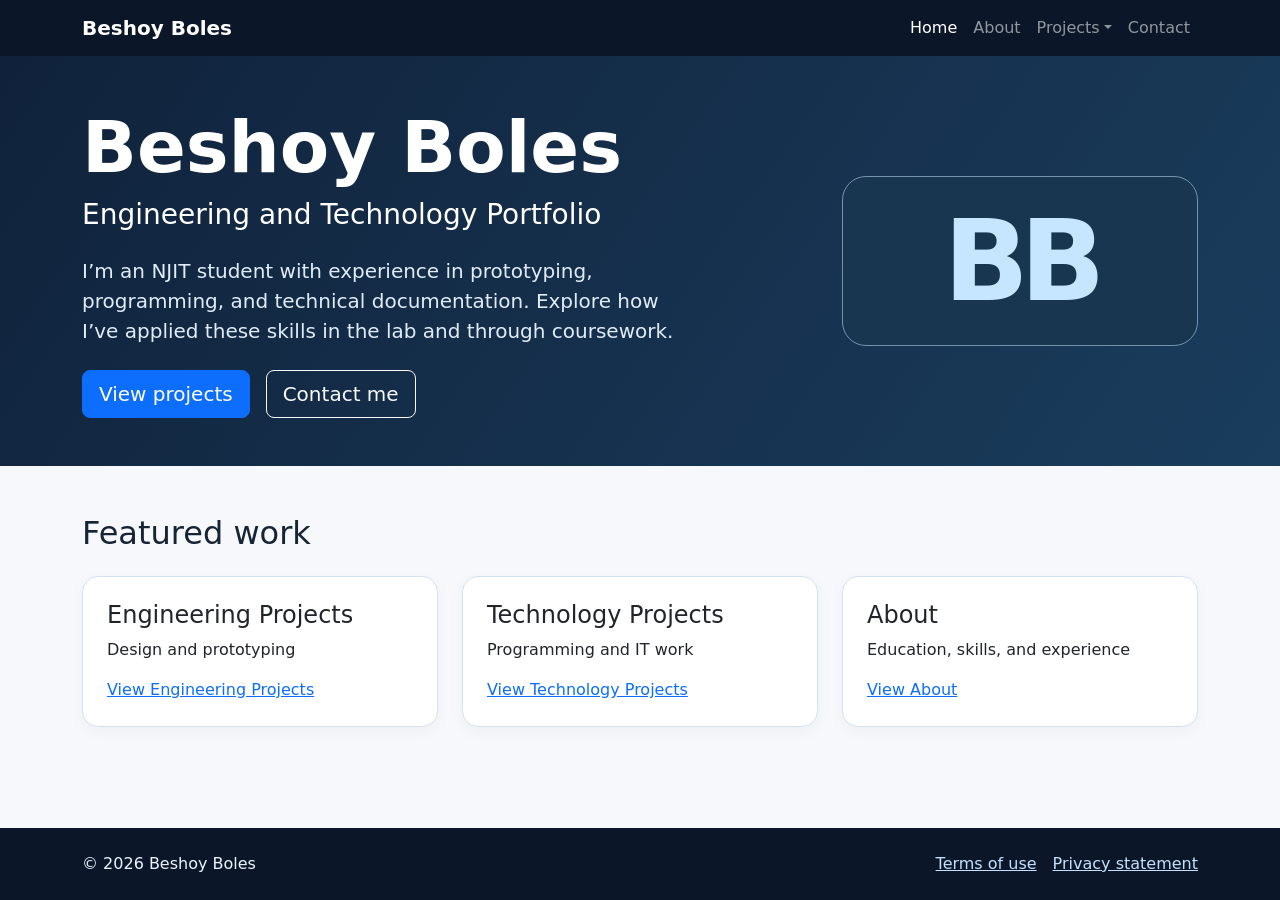
<file: index.html>
<!doctype html>
<!-- DEVELOPER: Beshoy Boles, IS117-001, Fall 2026 -->
<html lang="en">
<head>
  <meta charset="utf-8">
  <meta name="viewport" content="width=device-width, initial-scale=1">
  <title>Home | Beshoy Boles</title>
  <link rel="stylesheet" href="https://cdn.jsdelivr.net/npm/bootstrap@5.3.3/dist/css/bootstrap.min.css">
  <link rel="stylesheet" href="styles/site.css">
</head>
<body class="d-flex flex-column min-vh-100">
  <a class="visually-hidden-focusable px-3 py-2" href="#main">Skip to main content</a>
  <header><nav class="navbar navbar-expand-md navbar-dark"><div class="container"><a class="navbar-brand fw-bold" href="index.html">Beshoy Boles</a><button class="navbar-toggler" type="button" data-bs-toggle="collapse" data-bs-target="#site-nav" aria-controls="site-nav" aria-expanded="false" aria-label="Toggle navigation"><span class="navbar-toggler-icon"></span></button><div class="collapse navbar-collapse" id="site-nav"><ul class="navbar-nav ms-auto"><li class="nav-item"><a class="nav-link active" href="index.html" aria-current="page">Home</a></li><li class="nav-item"><a class="nav-link" href="about.html">About</a></li><li class="nav-item dropdown"><button class="nav-link dropdown-toggle" type="button" data-bs-toggle="dropdown" aria-expanded="false">Projects</button><ul class="dropdown-menu"><li><a class="dropdown-item" href="projects.html">Projects overview</a></li><li><a class="dropdown-item" href="engineering.html">Engineering Projects</a></li><li><a class="dropdown-item" href="technology.html">Technology Projects</a></li></ul></li><li class="nav-item"><a class="nav-link" href="contact.html">Contact</a></li></ul></div></div></nav></header>
  <main id="main" class="flex-grow-1"><section class="hero"><div class="container py-5"><div class="row align-items-center g-4"><div class="col-lg-8"><h1 class="display-2 fw-bold">Beshoy Boles</h1><p class="h3 fw-normal">Engineering and Technology Portfolio</p><p class="lead mt-4">I’m an NJIT student with experience in prototyping, programming, and technical documentation. Explore how I’ve applied these skills in the lab and through coursework.</p><div class="d-flex flex-wrap gap-3 mt-4"><a class="btn btn-primary btn-lg" href="projects.html">View projects</a><a class="btn btn-outline-light btn-lg" href="contact.html">Contact me</a></div></div><div class="col-lg-4"><div class="monogram" aria-hidden="true">BB</div></div></div></div></section><section class="container py-5"><h2 class="mb-4">Featured work</h2><div class="row row-cols-1 row-cols-md-3 g-4"><div class="col"><article class="card h-100"><div class="card-body p-4"><h3 class="h4">Engineering Projects</h3><p>Design and prototyping</p><a href="engineering.html">View Engineering Projects</a></div></article></div><div class="col"><article class="card h-100"><div class="card-body p-4"><h3 class="h4">Technology Projects</h3><p>Programming and IT work</p><a href="technology.html">View Technology Projects</a></div></article></div><div class="col"><article class="card h-100"><div class="card-body p-4"><h3 class="h4">About</h3><p>Education, skills, and experience</p><a href="about.html">View About</a></div></article></div></div></section></main>
  <footer class="mt-auto"><div class="container py-4 d-flex flex-wrap gap-3 justify-content-between"><span>© 2026 Beshoy Boles</span><div class="d-flex flex-wrap gap-3"><a href="about.html#terms">Terms of use</a><a href="about.html#privacy">Privacy statement</a></div></div></footer>
  <script src="https://cdn.jsdelivr.net/npm/bootstrap@5.3.3/dist/js/bootstrap.bundle.min.js"></script>
</body>
</html>
</file>
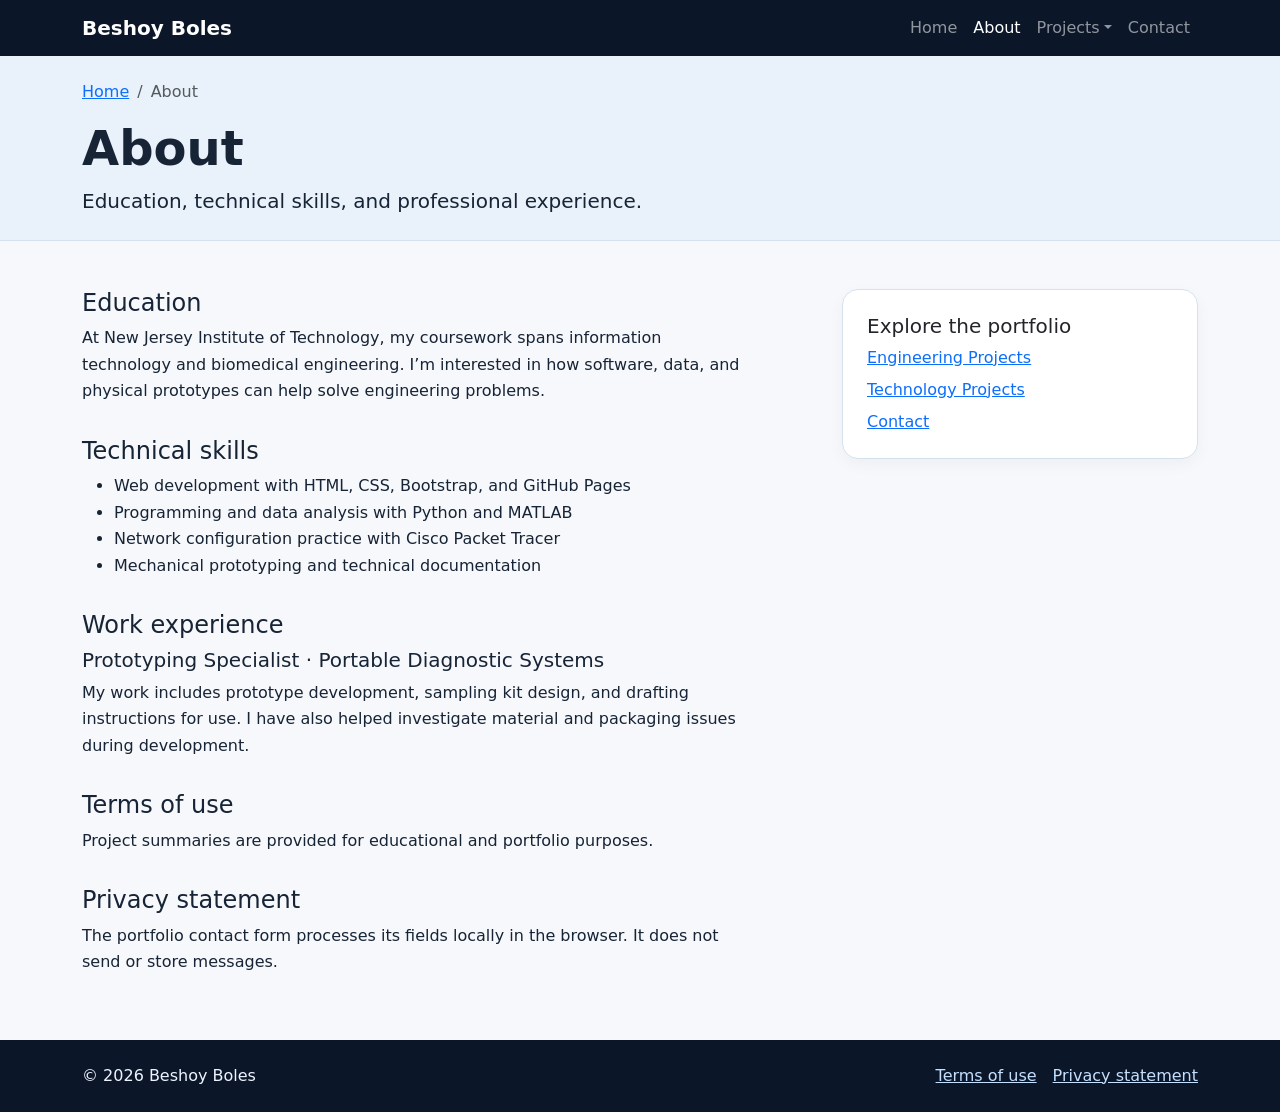
<file: about.html>
<!doctype html>
<!-- DEVELOPER: Beshoy Boles, IS117-001, Fall 2026 -->
<html lang="en">
<head>
  <meta charset="utf-8">
  <meta name="viewport" content="width=device-width, initial-scale=1">
  <title>About | Beshoy Boles</title>
  <link rel="stylesheet" href="https://cdn.jsdelivr.net/npm/bootstrap@5.3.3/dist/css/bootstrap.min.css">
  <link rel="stylesheet" href="styles/site.css">
</head>
<body class="d-flex flex-column min-vh-100">
  <a class="visually-hidden-focusable px-3 py-2" href="#main">Skip to main content</a>
  <header><nav class="navbar navbar-expand-md navbar-dark"><div class="container"><a class="navbar-brand fw-bold" href="index.html">Beshoy Boles</a><button class="navbar-toggler" type="button" data-bs-toggle="collapse" data-bs-target="#site-nav" aria-controls="site-nav" aria-expanded="false" aria-label="Toggle navigation"><span class="navbar-toggler-icon"></span></button><div class="collapse navbar-collapse" id="site-nav"><ul class="navbar-nav ms-auto"><li class="nav-item"><a class="nav-link" href="index.html">Home</a></li><li class="nav-item"><a class="nav-link active" href="about.html" aria-current="page">About</a></li><li class="nav-item dropdown"><button class="nav-link dropdown-toggle" type="button" data-bs-toggle="dropdown" aria-expanded="false">Projects</button><ul class="dropdown-menu"><li><a class="dropdown-item" href="projects.html">Projects overview</a></li><li><a class="dropdown-item" href="engineering.html">Engineering Projects</a></li><li><a class="dropdown-item" href="technology.html">Technology Projects</a></li></ul></li><li class="nav-item"><a class="nav-link" href="contact.html">Contact</a></li></ul></div></div></nav></header>
  <main id="main" class="flex-grow-1"><div class="interior-header"><div class="container py-4"><nav aria-label="Breadcrumb"><ol class="breadcrumb mb-3"><li class="breadcrumb-item"><a href="index.html">Home</a></li><li class="breadcrumb-item active" aria-current="page">About</li></ol></nav><h1 class="display-5 fw-bold">About</h1><p class="lead mb-0">Education, technical skills, and professional experience.</p></div></div><div class="container py-5"><div class="row g-4"><section class="col-lg-8 page-content"><h2>Education</h2><p>At New Jersey Institute of Technology, my coursework spans information technology and biomedical engineering. I’m interested in how software, data, and physical prototypes can help solve engineering problems.</p><h2>Technical skills</h2><ul><li>Web development with HTML, CSS, Bootstrap, and GitHub Pages</li><li>Programming and data analysis with Python and MATLAB</li><li>Network configuration practice with Cisco Packet Tracer</li><li>Mechanical prototyping and technical documentation</li></ul><h2>Work experience</h2><h3 class="h5">Prototyping Specialist · Portable Diagnostic Systems</h3><p>My work includes prototype development, sampling kit design, and drafting instructions for use. I have also helped investigate material and packaging issues during development.</p><h2 id="terms">Terms of use</h2><p>Project summaries are provided for educational and portfolio purposes.</p><h2 id="privacy">Privacy statement</h2><p>The portfolio contact form processes its fields locally in the browser. It does not send or store messages.</p></section><aside class="col-lg-4"><div class="card"><div class="card-body p-4"><h2 class="h5">Explore the portfolio</h2><ul class="list-unstyled mb-0"><li class="mt-2"><a href="engineering.html">Engineering Projects</a></li><li class="mt-2"><a href="technology.html">Technology Projects</a></li><li class="mt-2"><a href="contact.html">Contact</a></li></ul></div></div></aside></div></div></main>
  <footer class="mt-auto"><div class="container py-4 d-flex flex-wrap gap-3 justify-content-between"><span>© 2026 Beshoy Boles</span><div class="d-flex flex-wrap gap-3"><a href="about.html#terms">Terms of use</a><a href="about.html#privacy">Privacy statement</a></div></div></footer>
  <script src="https://cdn.jsdelivr.net/npm/bootstrap@5.3.3/dist/js/bootstrap.bundle.min.js"></script>
</body>
</html>
</file>
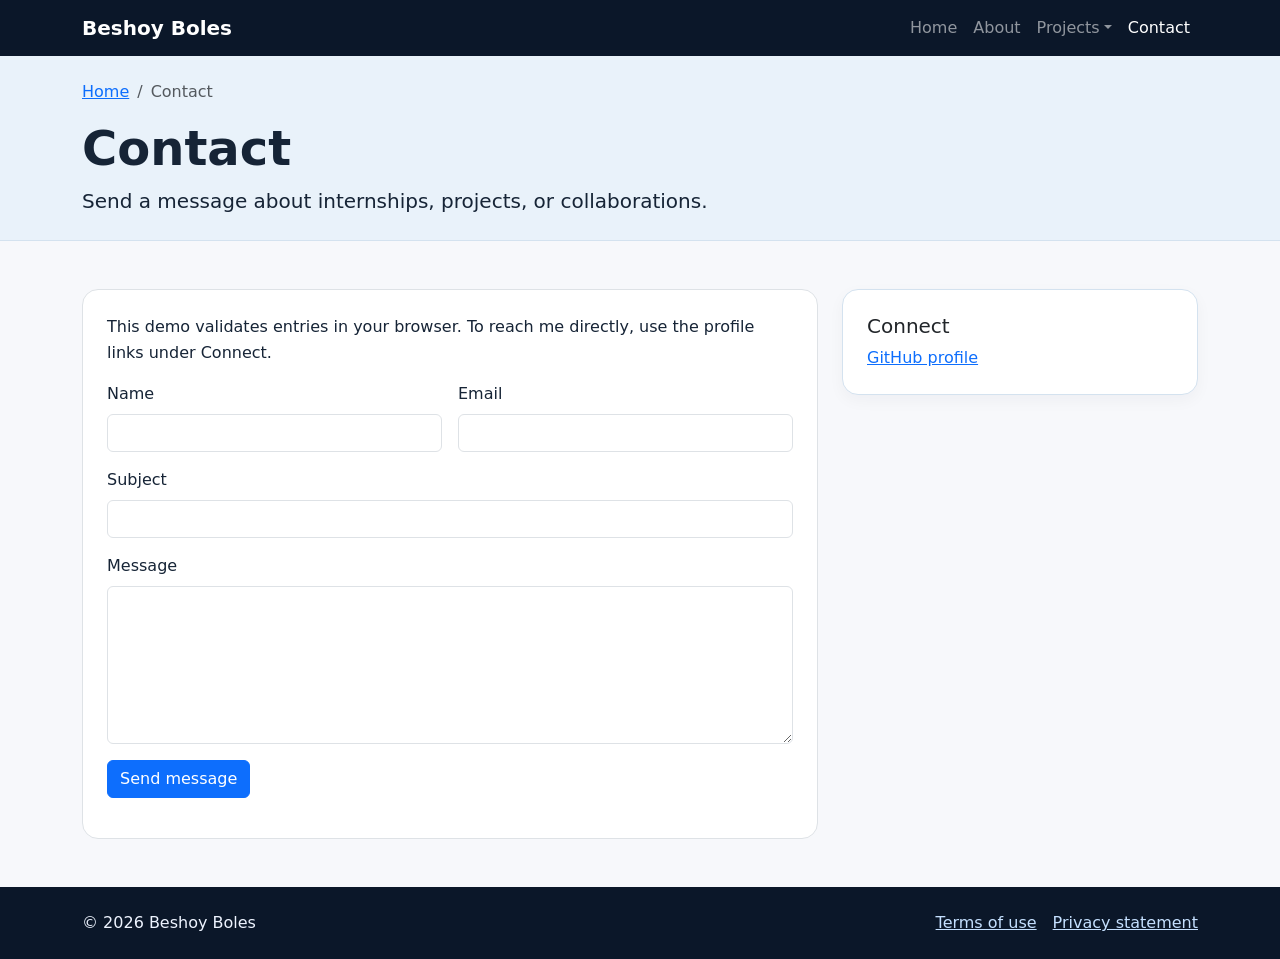
<file: contact.html>
<!doctype html>
<!-- DEVELOPER: Beshoy Boles, IS117-001, Fall 2026 -->
<html lang="en">
<head>
  <meta charset="utf-8">
  <meta name="viewport" content="width=device-width, initial-scale=1">
  <title>Contact | Beshoy Boles</title>
  <link rel="stylesheet" href="https://cdn.jsdelivr.net/npm/bootstrap@5.3.3/dist/css/bootstrap.min.css">
  <link rel="stylesheet" href="styles/site.css">
</head>
<body class="d-flex flex-column min-vh-100">
  <a class="visually-hidden-focusable px-3 py-2" href="#main">Skip to main content</a>
  <header><nav class="navbar navbar-expand-md navbar-dark"><div class="container"><a class="navbar-brand fw-bold" href="index.html">Beshoy Boles</a><button class="navbar-toggler" type="button" data-bs-toggle="collapse" data-bs-target="#site-nav" aria-controls="site-nav" aria-expanded="false" aria-label="Toggle navigation"><span class="navbar-toggler-icon"></span></button><div class="collapse navbar-collapse" id="site-nav"><ul class="navbar-nav ms-auto"><li class="nav-item"><a class="nav-link" href="index.html">Home</a></li><li class="nav-item"><a class="nav-link" href="about.html">About</a></li><li class="nav-item dropdown"><button class="nav-link dropdown-toggle" type="button" data-bs-toggle="dropdown" aria-expanded="false">Projects</button><ul class="dropdown-menu"><li><a class="dropdown-item" href="projects.html">Projects overview</a></li><li><a class="dropdown-item" href="engineering.html">Engineering Projects</a></li><li><a class="dropdown-item" href="technology.html">Technology Projects</a></li></ul></li><li class="nav-item"><a class="nav-link active" href="contact.html" aria-current="page">Contact</a></li></ul></div></div></nav></header>
  <main id="main" class="flex-grow-1"><div class="interior-header"><div class="container py-4"><nav aria-label="Breadcrumb"><ol class="breadcrumb mb-3"><li class="breadcrumb-item"><a href="index.html">Home</a></li><li class="breadcrumb-item active" aria-current="page">Contact</li></ol></nav><h1 class="display-5 fw-bold">Contact</h1><p class="lead mb-0">Send a message about internships, projects, or collaborations.</p></div></div><div class="container py-5"><div class="row g-4"><section class="col-lg-8 page-content"><form id="contact-form" class="p-4 bg-white border rounded-4" aria-describedby="form-note"><p id="form-note">This demo validates entries in your browser. To reach me directly, use the profile links under Connect.</p><div class="row g-3"><div class="col-sm-6"><label class="form-label" for="name">Name</label><input class="form-control" id="name" autocomplete="name" required></div><div class="col-sm-6"><label class="form-label" for="email">Email</label><input class="form-control" type="email" id="email" autocomplete="email" required></div><div class="col-12"><label class="form-label" for="subject">Subject</label><input class="form-control" id="subject" required></div><div class="col-12"><label class="form-label" for="message">Message</label><textarea class="form-control" id="message" rows="6" required></textarea></div><div class="col-12"><button class="btn btn-primary" type="submit">Send message</button></div></div><p id="form-status" role="status" class="mb-0 mt-3"></p></form><script>
  document.querySelector('#contact-form').addEventListener('submit', (event) => {
    event.preventDefault();
    document.querySelector('#form-status').textContent = 'Your entries passed validation. This demo did not send a message.';
  });
</script></section><aside class="col-lg-4"><div class="card"><div class="card-body p-4"><h2 class="h5">Connect</h2><ul class="list-unstyled mb-0"><li class="mt-2"><a href="https://github.com/bboles534">GitHub profile</a></li></ul></div></div></aside></div></div></main>
  <footer class="mt-auto"><div class="container py-4 d-flex flex-wrap gap-3 justify-content-between"><span>© 2026 Beshoy Boles</span><div class="d-flex flex-wrap gap-3"><a href="about.html#terms">Terms of use</a><a href="about.html#privacy">Privacy statement</a></div></div></footer>
  <script src="https://cdn.jsdelivr.net/npm/bootstrap@5.3.3/dist/js/bootstrap.bundle.min.js"></script>
</body>
</html>
</file>
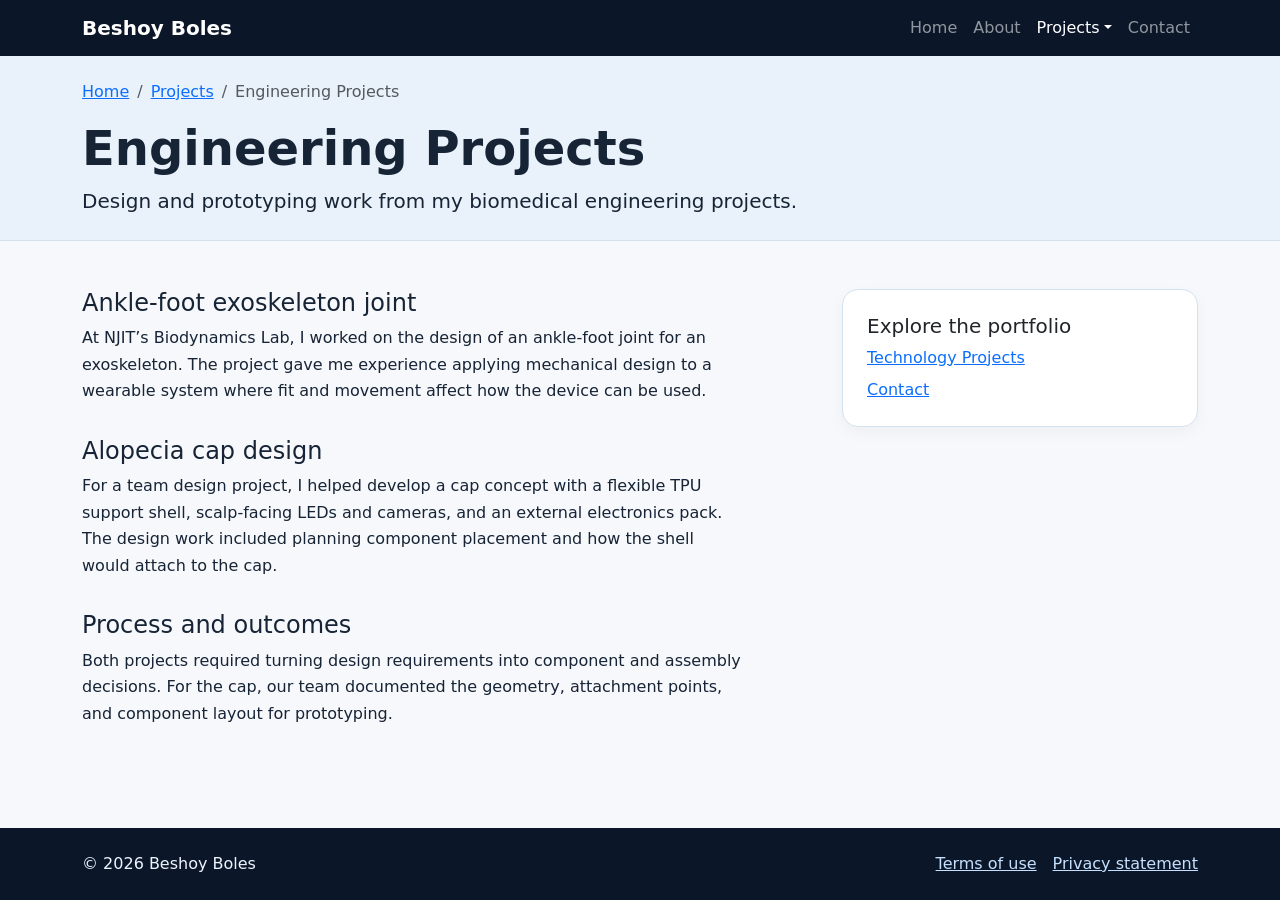
<file: engineering.html>
<!doctype html>
<!-- DEVELOPER: Beshoy Boles, IS117-001, Fall 2026 -->
<html lang="en">
<head>
  <meta charset="utf-8">
  <meta name="viewport" content="width=device-width, initial-scale=1">
  <title>Engineering Projects | Beshoy Boles</title>
  <link rel="stylesheet" href="https://cdn.jsdelivr.net/npm/bootstrap@5.3.3/dist/css/bootstrap.min.css">
  <link rel="stylesheet" href="styles/site.css">
</head>
<body class="d-flex flex-column min-vh-100">
  <a class="visually-hidden-focusable px-3 py-2" href="#main">Skip to main content</a>
  <header><nav class="navbar navbar-expand-md navbar-dark"><div class="container"><a class="navbar-brand fw-bold" href="index.html">Beshoy Boles</a><button class="navbar-toggler" type="button" data-bs-toggle="collapse" data-bs-target="#site-nav" aria-controls="site-nav" aria-expanded="false" aria-label="Toggle navigation"><span class="navbar-toggler-icon"></span></button><div class="collapse navbar-collapse" id="site-nav"><ul class="navbar-nav ms-auto"><li class="nav-item"><a class="nav-link" href="index.html">Home</a></li><li class="nav-item"><a class="nav-link" href="about.html">About</a></li><li class="nav-item dropdown"><button class="nav-link dropdown-toggle active" type="button" data-bs-toggle="dropdown" aria-expanded="false">Projects</button><ul class="dropdown-menu"><li><a class="dropdown-item" href="projects.html">Projects overview</a></li><li><a class="dropdown-item active" href="engineering.html" aria-current="page">Engineering Projects</a></li><li><a class="dropdown-item" href="technology.html">Technology Projects</a></li></ul></li><li class="nav-item"><a class="nav-link" href="contact.html">Contact</a></li></ul></div></div></nav></header>
  <main id="main" class="flex-grow-1"><div class="interior-header"><div class="container py-4"><nav aria-label="Breadcrumb"><ol class="breadcrumb mb-3"><li class="breadcrumb-item"><a href="index.html">Home</a></li><li class="breadcrumb-item"><a href="projects.html">Projects</a></li><li class="breadcrumb-item active" aria-current="page">Engineering Projects</li></ol></nav><h1 class="display-5 fw-bold">Engineering Projects</h1><p class="lead mb-0">Design and prototyping work from my biomedical engineering projects.</p></div></div><div class="container py-5"><div class="row g-4"><section class="col-lg-8 page-content"><h2>Ankle-foot exoskeleton joint</h2><p>At NJIT’s Biodynamics Lab, I worked on the design of an ankle-foot joint for an exoskeleton. The project gave me experience applying mechanical design to a wearable system where fit and movement affect how the device can be used.</p><h2>Alopecia cap design</h2><p>For a team design project, I helped develop a cap concept with a flexible TPU support shell, scalp-facing LEDs and cameras, and an external electronics pack. The design work included planning component placement and how the shell would attach to the cap.</p><h2>Process and outcomes</h2><p>Both projects required turning design requirements into component and assembly decisions. For the cap, our team documented the geometry, attachment points, and component layout for prototyping.</p></section><aside class="col-lg-4"><div class="card"><div class="card-body p-4"><h2 class="h5">Explore the portfolio</h2><ul class="list-unstyled mb-0"><li class="mt-2"><a href="technology.html">Technology Projects</a></li><li class="mt-2"><a href="contact.html">Contact</a></li></ul></div></div></aside></div></div></main>
  <footer class="mt-auto"><div class="container py-4 d-flex flex-wrap gap-3 justify-content-between"><span>© 2026 Beshoy Boles</span><div class="d-flex flex-wrap gap-3"><a href="about.html#terms">Terms of use</a><a href="about.html#privacy">Privacy statement</a></div></div></footer>
  <script src="https://cdn.jsdelivr.net/npm/bootstrap@5.3.3/dist/js/bootstrap.bundle.min.js"></script>
</body>
</html>
</file>
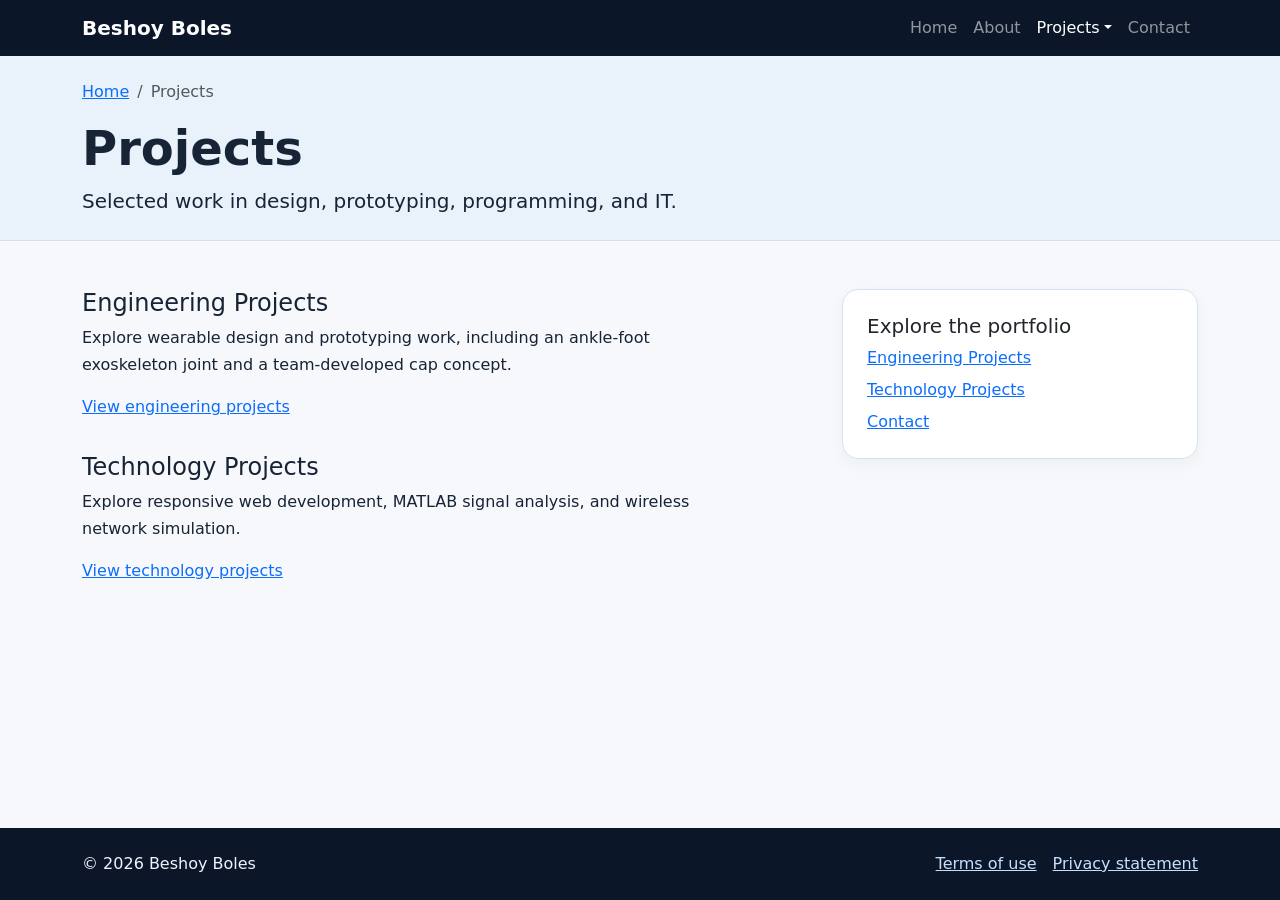
<file: projects.html>
<!doctype html>
<!-- DEVELOPER: Beshoy Boles, IS117-001, Fall 2026 -->
<html lang="en">
<head>
  <meta charset="utf-8">
  <meta name="viewport" content="width=device-width, initial-scale=1">
  <title>Projects | Beshoy Boles</title>
  <link rel="stylesheet" href="https://cdn.jsdelivr.net/npm/bootstrap@5.3.3/dist/css/bootstrap.min.css">
  <link rel="stylesheet" href="styles/site.css">
</head>
<body class="d-flex flex-column min-vh-100">
  <a class="visually-hidden-focusable px-3 py-2" href="#main">Skip to main content</a>
  <header><nav class="navbar navbar-expand-md navbar-dark"><div class="container"><a class="navbar-brand fw-bold" href="index.html">Beshoy Boles</a><button class="navbar-toggler" type="button" data-bs-toggle="collapse" data-bs-target="#site-nav" aria-controls="site-nav" aria-expanded="false" aria-label="Toggle navigation"><span class="navbar-toggler-icon"></span></button><div class="collapse navbar-collapse" id="site-nav"><ul class="navbar-nav ms-auto"><li class="nav-item"><a class="nav-link" href="index.html">Home</a></li><li class="nav-item"><a class="nav-link" href="about.html">About</a></li><li class="nav-item dropdown"><button class="nav-link dropdown-toggle active" type="button" data-bs-toggle="dropdown" aria-expanded="false">Projects</button><ul class="dropdown-menu"><li><a class="dropdown-item active" aria-current="page" href="projects.html">Projects overview</a></li><li><a class="dropdown-item" href="engineering.html">Engineering Projects</a></li><li><a class="dropdown-item" href="technology.html">Technology Projects</a></li></ul></li><li class="nav-item"><a class="nav-link" href="contact.html">Contact</a></li></ul></div></div></nav></header>
  <main id="main" class="flex-grow-1"><div class="interior-header"><div class="container py-4"><nav aria-label="Breadcrumb"><ol class="breadcrumb mb-3"><li class="breadcrumb-item"><a href="index.html">Home</a></li><li class="breadcrumb-item active" aria-current="page">Projects</li></ol></nav><h1 class="display-5 fw-bold">Projects</h1><p class="lead mb-0">Selected work in design, prototyping, programming, and IT.</p></div></div><div class="container py-5"><div class="row g-4"><section class="col-lg-8 page-content"><h2>Engineering Projects</h2><p>Explore wearable design and prototyping work, including an ankle-foot exoskeleton joint and a team-developed cap concept.</p><p><a href="engineering.html">View engineering projects</a></p><h2>Technology Projects</h2><p>Explore responsive web development, MATLAB signal analysis, and wireless network simulation.</p><p><a href="technology.html">View technology projects</a></p></section><aside class="col-lg-4"><div class="card"><div class="card-body p-4"><h2 class="h5">Explore the portfolio</h2><ul class="list-unstyled mb-0"><li class="mt-2"><a href="engineering.html">Engineering Projects</a></li><li class="mt-2"><a href="technology.html">Technology Projects</a></li><li class="mt-2"><a href="contact.html">Contact</a></li></ul></div></div></aside></div></div></main>
  <footer class="mt-auto"><div class="container py-4 d-flex flex-wrap gap-3 justify-content-between"><span>© 2026 Beshoy Boles</span><div class="d-flex flex-wrap gap-3"><a href="about.html#terms">Terms of use</a><a href="about.html#privacy">Privacy statement</a></div></div></footer>
  <script src="https://cdn.jsdelivr.net/npm/bootstrap@5.3.3/dist/js/bootstrap.bundle.min.js"></script>
</body>
</html>
</file>
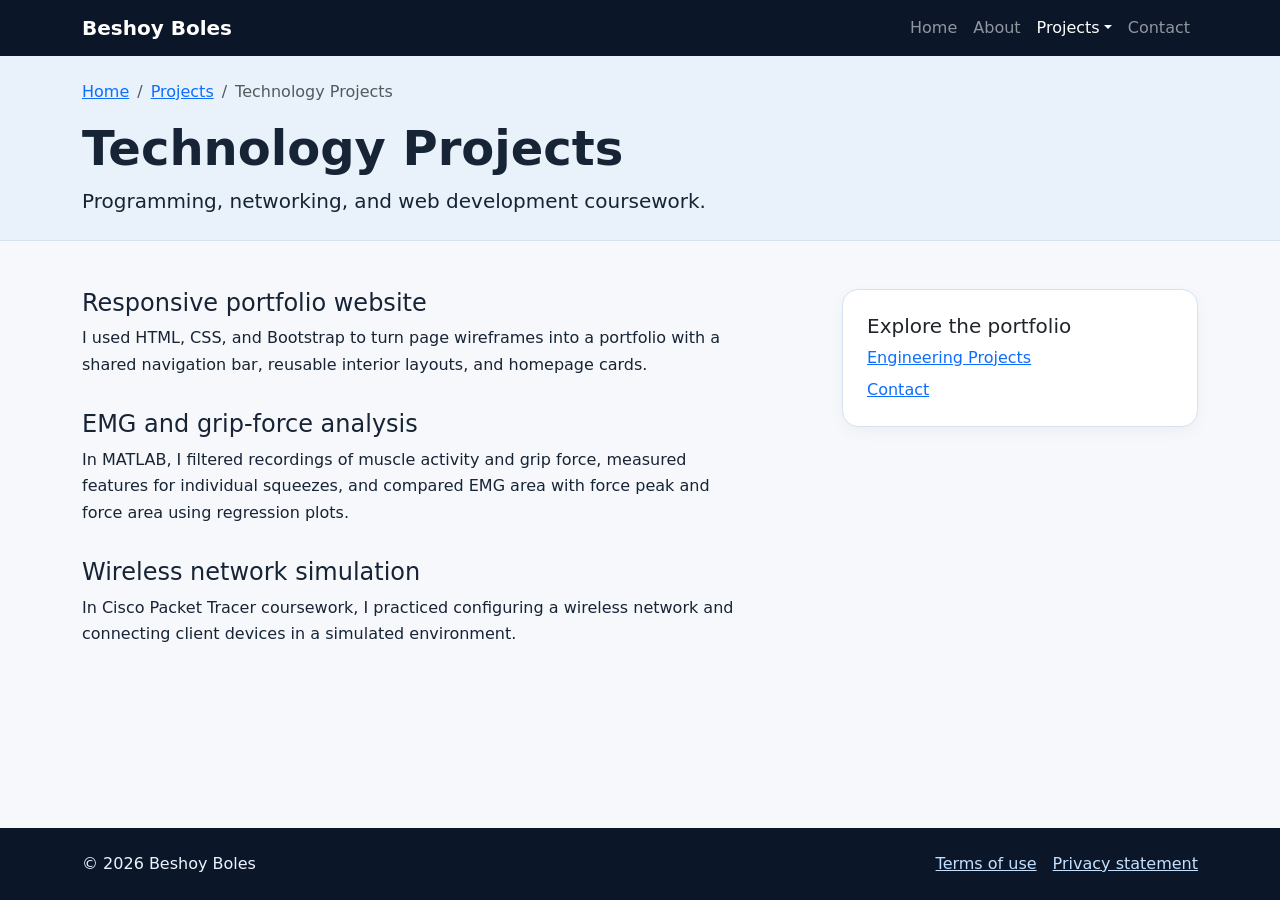
<file: technology.html>
<!doctype html>
<!-- DEVELOPER: Beshoy Boles, IS117-001, Fall 2026 -->
<html lang="en">
<head>
  <meta charset="utf-8">
  <meta name="viewport" content="width=device-width, initial-scale=1">
  <title>Technology Projects | Beshoy Boles</title>
  <link rel="stylesheet" href="https://cdn.jsdelivr.net/npm/bootstrap@5.3.3/dist/css/bootstrap.min.css">
  <link rel="stylesheet" href="styles/site.css">
</head>
<body class="d-flex flex-column min-vh-100">
  <a class="visually-hidden-focusable px-3 py-2" href="#main">Skip to main content</a>
  <header><nav class="navbar navbar-expand-md navbar-dark"><div class="container"><a class="navbar-brand fw-bold" href="index.html">Beshoy Boles</a><button class="navbar-toggler" type="button" data-bs-toggle="collapse" data-bs-target="#site-nav" aria-controls="site-nav" aria-expanded="false" aria-label="Toggle navigation"><span class="navbar-toggler-icon"></span></button><div class="collapse navbar-collapse" id="site-nav"><ul class="navbar-nav ms-auto"><li class="nav-item"><a class="nav-link" href="index.html">Home</a></li><li class="nav-item"><a class="nav-link" href="about.html">About</a></li><li class="nav-item dropdown"><button class="nav-link dropdown-toggle active" type="button" data-bs-toggle="dropdown" aria-expanded="false">Projects</button><ul class="dropdown-menu"><li><a class="dropdown-item" href="projects.html">Projects overview</a></li><li><a class="dropdown-item" href="engineering.html">Engineering Projects</a></li><li><a class="dropdown-item active" href="technology.html" aria-current="page">Technology Projects</a></li></ul></li><li class="nav-item"><a class="nav-link" href="contact.html">Contact</a></li></ul></div></div></nav></header>
  <main id="main" class="flex-grow-1"><div class="interior-header"><div class="container py-4"><nav aria-label="Breadcrumb"><ol class="breadcrumb mb-3"><li class="breadcrumb-item"><a href="index.html">Home</a></li><li class="breadcrumb-item"><a href="projects.html">Projects</a></li><li class="breadcrumb-item active" aria-current="page">Technology Projects</li></ol></nav><h1 class="display-5 fw-bold">Technology Projects</h1><p class="lead mb-0">Programming, networking, and web development coursework.</p></div></div><div class="container py-5"><div class="row g-4"><section class="col-lg-8 page-content"><h2>Responsive portfolio website</h2><p>I used HTML, CSS, and Bootstrap to turn page wireframes into a portfolio with a shared navigation bar, reusable interior layouts, and homepage cards.</p><h2>EMG and grip-force analysis</h2><p>In MATLAB, I filtered recordings of muscle activity and grip force, measured features for individual squeezes, and compared EMG area with force peak and force area using regression plots.</p><h2>Wireless network simulation</h2><p>In Cisco Packet Tracer coursework, I practiced configuring a wireless network and connecting client devices in a simulated environment.</p></section><aside class="col-lg-4"><div class="card"><div class="card-body p-4"><h2 class="h5">Explore the portfolio</h2><ul class="list-unstyled mb-0"><li class="mt-2"><a href="engineering.html">Engineering Projects</a></li><li class="mt-2"><a href="contact.html">Contact</a></li></ul></div></div></aside></div></div></main>
  <footer class="mt-auto"><div class="container py-4 d-flex flex-wrap gap-3 justify-content-between"><span>© 2026 Beshoy Boles</span><div class="d-flex flex-wrap gap-3"><a href="about.html#terms">Terms of use</a><a href="about.html#privacy">Privacy statement</a></div></div></footer>
  <script src="https://cdn.jsdelivr.net/npm/bootstrap@5.3.3/dist/js/bootstrap.bundle.min.js"></script>
</body>
</html>
</file>
<file: styles/site.css>
/* DEVELOPER: Beshoy Boles, IS117-001, Fall 2026 */
body { background: #f7f8fb; color: #162436; font-family: system-ui, sans-serif; }
header, footer { background: #0b1729; color: #eef4ff; }
footer a { color: #c5e0ff; }
.hero { background: linear-gradient(125deg, #10223b, #1a3d5d); color: white; }
.hero .lead { max-width: 38rem; color: #e0edf9; }
.hero .container { min-height: 24rem; display: grid; align-items: center; }
.monogram { display: grid; place-items: center; border: 1px solid #7393ae; border-radius: 1.5rem; background: #193650; color: #c6e6ff; min-height: 10rem; font-weight: 800; font-size: clamp(3rem, 10vw, 7rem); letter-spacing: -.08em; }
.interior-header { background: #e9f2fa; border-bottom: 1px solid #d4e2ef; }
.card { border-color: #d4e2ef; border-radius: 1rem; box-shadow: 0 .35rem 1rem #13213b0a; }
.page-content h2 { margin-top: 2rem; font-size: 1.5rem; }
.page-content h2:first-child { margin-top: 0; }
.page-content p, .page-content li { max-width: 65ch; line-height: 1.65; }
</file>
